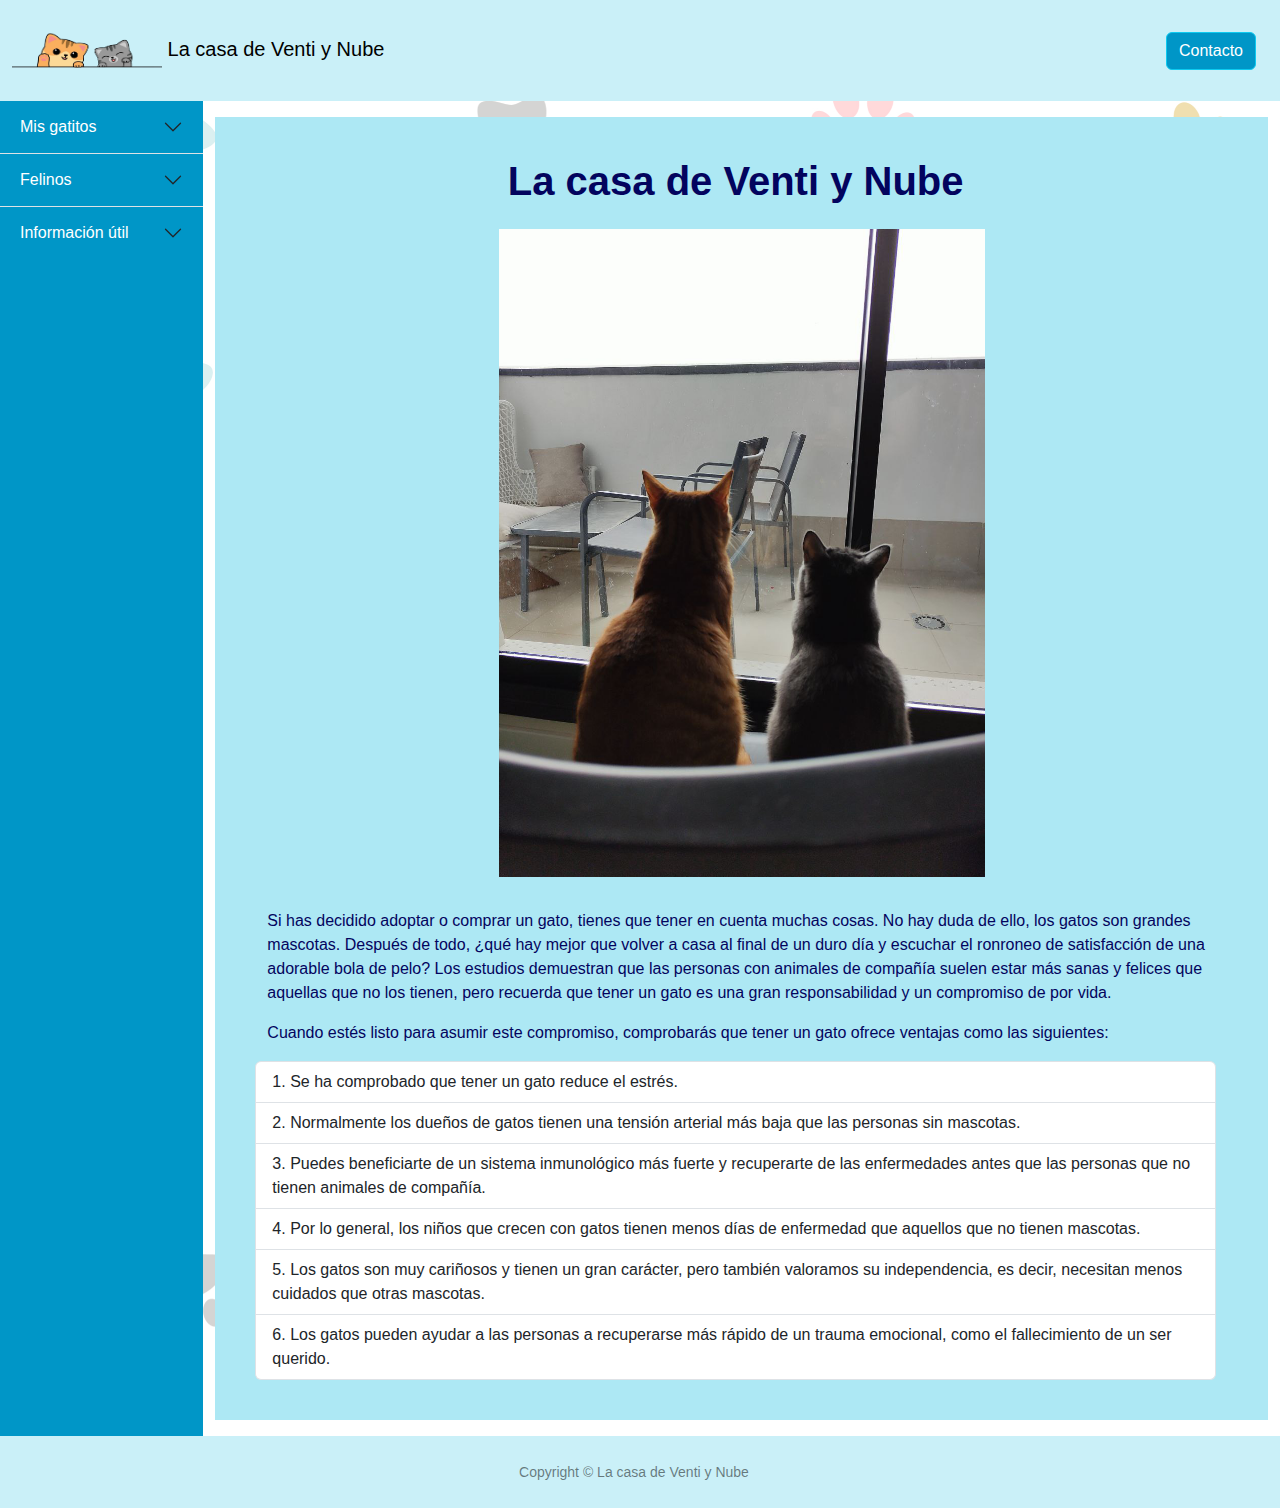
<file: index.html>
<!doctype html>
<html lang="en">

<head>
    <meta charset="utf-8">
    <meta name="viewport" content="width=device-width, initial-scale=1">
    <link rel="stylesheet" href="css/bootstrap.css">
    <link rel="stylesheet" href="css/style.css">
    <script src="js/bootstrap.bundle.js"></script>
    <title>La casa de Venti y Nube</title>
</head>

<body class="d-flex flex-column">
    <div class="row" id="header">
        <nav id="prueba" class="navbar">
            <div class="container-fluid align-text-center px-4">
                <a class="navbar-brand" href="./index.html">
                    <img src="img/logo.png" alt="Logo" width="150" height="75" class="align-text-center">
                    La casa de Venti y Nube
                </a>
                <a id="myButton" type="button" class="btn btn-outline-info d-flex" href="./contacto.html">Contacto</a>
            </div>
        </nav>
    </div>

    <div class="row">
        <div id="menu" class="col-xs-12 col-sm-2 col-md-2 col-lg-2 col-xl-2">
            <div class="col-12 accordion accordion-flush row-10">
                <div class="accordion-item">
                    <h2 class="accordion-header" id="flush-headingOne">
                        <button class="accordion-button collapsed" type="button" data-bs-toggle="collapse"
                            data-bs-target="#flush-collapseOne" aria-expanded="false" aria-controls="flush-collapseOne">
                            Mis gatitos
                        </button>
                    </h2>
                    <div id="flush-collapseOne" class="accordion-collapse collapse" aria-labelledby="flush-headingOne"
                        data-bs-parent="#accordionFlushExample">
                        <div class="accordion-body">
                            <div class="text-center">
                                <a href="./venti.html">Venti</a>
                            </div>
                            <div class="text-center">
                                <a href="./nube.html">Nube</a>
                            </div>
                        </div>
                    </div>
                </div>
                <div class="accordion-item">
                    <h2 class="accordion-header" id="flush-headingTwo">
                        <button class="accordion-button collapsed" type="button" data-bs-toggle="collapse"
                            data-bs-target="#flush-collapseTwo" aria-expanded="false" aria-controls="flush-collapseTwo">
                            Felinos
                        </button>
                    </h2>
                    <div id="flush-collapseTwo" class="accordion-collapse collapse" aria-labelledby="flush-headingTwo"
                        data-bs-parent="#accordionFlushExample">
                        <div class="accordion-body">
                            <div class="text-center">
                                <a href="./error.html">Grandes felinos</a>
                            </div>
                            <div class="text-center">
                                <a href="./error.html">Gatitos</a>
                            </div>
                        </div>
                    </div>
                </div>
                <div class="accordion-item">
                    <h2 class="accordion-header" id="flush-headingThree">
                        <button class="accordion-button collapsed" type="button" data-bs-toggle="collapse"
                            data-bs-target="#flush-collapseThree" aria-expanded="false"
                            aria-controls="flush-collapseThree">
                            Información útil
                        </button>
                    </h2>
                    <div id="flush-collapseThree" class="accordion-collapse collapse"
                        aria-labelledby="flush-headingThree" data-bs-parent="#accordionFlushExample">
                        <div class="accordion-body">
                            <div class="text-center">
                                <a href="./cuidados.html">Cuidados</a>
                            </div>
                            <div class="text-center">
                                <a href="./raza.html">¿Qué gato quiero?</a>
                            </div>
                        </div>
                    </div>
                </div>
            </div>
        </div>

        <div class="col-xs-12 col-md col-lg col-xl">
            <div class="container-lg my-3 w-80 p-4" id="main">
                <div class="row text-center">
                    <h1 class="text-center pt-3">La casa de Venti y Nube</h1>
                </div>
                <div class="p-3 text-center">
                    <img src="./img/g2.png" class="w-50" alt="Gato gris">
                </div>
                <div class="row m-3">
                    <p>
                        Si has decidido adoptar o comprar un gato, tienes que tener en cuenta muchas cosas. No hay duda
                        de ello, los gatos son grandes mascotas. Después de todo, ¿qué hay mejor que volver a casa al
                        final de un duro día y escuchar el ronroneo de satisfacción de una adorable bola de pelo? Los
                        estudios demuestran que las personas con animales de compañía suelen estar más sanas y felices
                        que aquellas que no los tienen, pero recuerda que tener un gato es una gran responsabilidad y un
                        compromiso de por vida.
                    </p>
                    <br>
                    <p>
                        Cuando estés listo para asumir este compromiso, comprobarás que tener un gato ofrece ventajas
                        como las siguientes:
                    </p>
                    <ol class="list-group list-group-numbered">
                        <li class="list-group-item">Se ha comprobado que tener un gato reduce el estrés.</li>
                        <li class="list-group-item">Normalmente los dueños de gatos tienen una tensión arterial más baja
                            que las personas sin mascotas.</li>
                        <li class="list-group-item">Puedes beneficiarte de un sistema inmunológico más fuerte y
                            recuperarte de las enfermedades antes que las personas que no tienen animales de compañía.
                        </li>
                        <li class="list-group-item">Por lo general, los niños que crecen con gatos tienen menos días de
                            enfermedad que aquellos que no tienen mascotas.</li>
                        <li class="list-group-item">Los gatos son muy cariñosos y tienen un gran carácter, pero también
                            valoramos su independencia, es decir, necesitan menos cuidados que otras mascotas.</li>
                        <li class="list-group-item">Los gatos pueden ayudar a las personas a recuperarse más rápido de
                            un trauma emocional, como el fallecimiento de un ser querido.</li>
                    </ol>
                </div>
            </div>
        </div>


    </div>

    <footer id="footer" class="row footer mt-auto flex-shrink-0 py-4 text-black-50">
        <div class="container text-center">
            <small>Copyright &copy; La casa de Venti y Nube</small>
        </div>
    </footer>
</body>

</html>
</file>
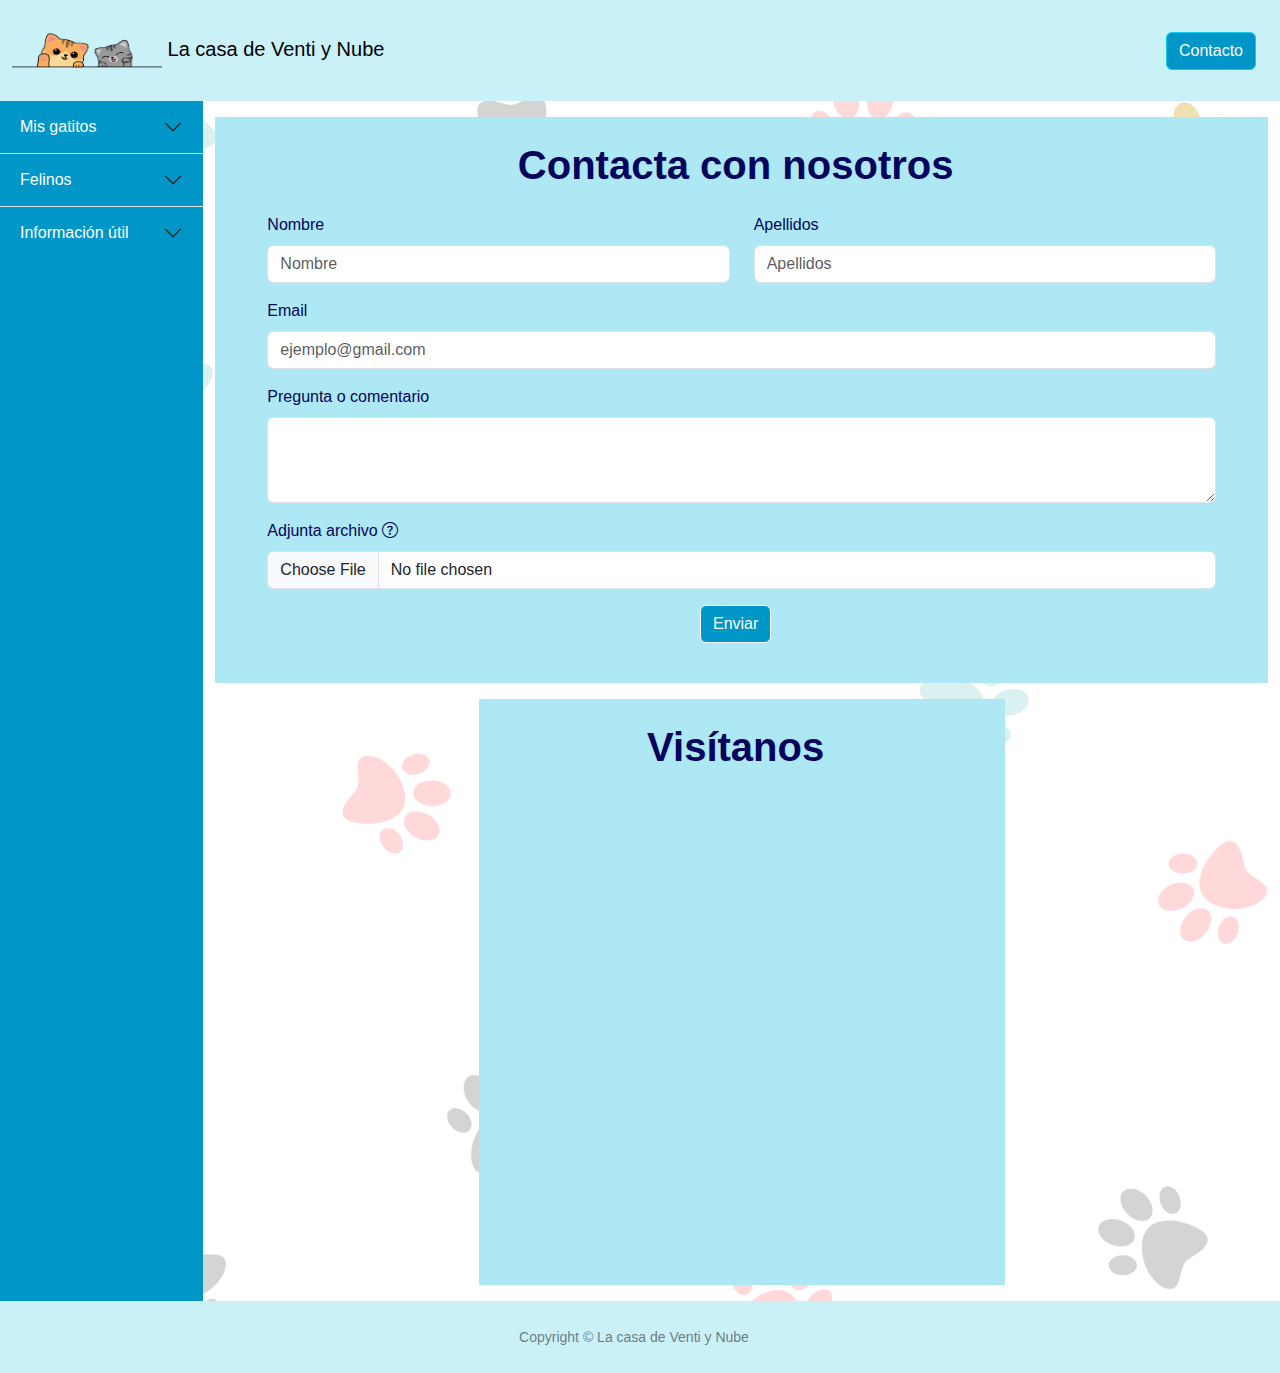
<file: contacto.html>
<!doctype html>
<html lang="en">

<head>
    <meta charset="utf-8">
    <meta name="viewport" content="width=device-width, initial-scale=1">
    <link rel="stylesheet" href="css/bootstrap.css">
    <link rel="stylesheet" href="css/style.css">
    <script src="js/bootstrap.bundle.js"></script>
    <script src="https://ajax.googleapis.com/ajax/libs/jquery/3.6.3/jquery.min.js"></script>
    
    <link rel="stylesheet" href="https://cdn.jsdelivr.net/npm/bootstrap-icons@1.10.3/font/bootstrap-icons.css">
    <title>La casa de Venti y Nube</title>
</head>

<body class="d-flex flex-column min-vh-100">
    <div class="row" id="header">
        <nav id="prueba" class="navbar">
            <div class="container-fluid align-text-center px-4">
                <a class="navbar-brand" href="./index.html">
                    <img src="img/logo.png" alt="Logo" width="150" height="75" class="align-text-center">
                    La casa de Venti y Nube
                </a>
                <a id="myButton" type="button" class="btn btn-outline-info d-flex" href="./contacto.html">Contacto</a>
            </div>
        </nav>
    </div>

    <div class="row">
        <div id="menu" class="col-xs-12 col-sm-2 col-md-2 col-lg-2 col-xl-2">
            <div class="col-12 accordion accordion-flush row-10">
                <div class="accordion-item">
                    <h2 class="accordion-header" id="flush-headingOne">
                        <button class="accordion-button collapsed" type="button" data-bs-toggle="collapse"
                            data-bs-target="#flush-collapseOne" aria-expanded="false" aria-controls="flush-collapseOne">
                            Mis gatitos
                        </button>
                    </h2>
                    <div id="flush-collapseOne" class="accordion-collapse collapse" aria-labelledby="flush-headingOne"
                        data-bs-parent="#accordionFlushExample">
                        <div class="accordion-body">
                            <div class="text-center">
                                <a href="./venti.html">Venti</a>
                            </div>
                            <div class="text-center">
                                <a href="./nube.html">Nube</a>
                            </div>
                        </div>
                    </div>
                </div>
                <div class="accordion-item">
                    <h2 class="accordion-header" id="flush-headingTwo">
                        <button class="accordion-button collapsed" type="button" data-bs-toggle="collapse"
                            data-bs-target="#flush-collapseTwo" aria-expanded="false" aria-controls="flush-collapseTwo">
                            Felinos
                        </button>
                    </h2>
                    <div id="flush-collapseTwo" class="accordion-collapse collapse" aria-labelledby="flush-headingTwo"
                        data-bs-parent="#accordionFlushExample">
                        <div class="accordion-body">
                            <div class="text-center">
                                <a href="./error.html">Grandes felinos</a>
                            </div>
                            <div class="text-center">
                                <a href="./error.html">Gatitos</a>
                            </div>
                        </div>
                    </div>
                </div>
                <div class="accordion-item">
                    <h2 class="accordion-header" id="flush-headingThree">
                        <button class="accordion-button collapsed" type="button" data-bs-toggle="collapse"
                            data-bs-target="#flush-collapseThree" aria-expanded="false"
                            aria-controls="flush-collapseThree">
                            Información útil
                        </button>
                    </h2>
                    <div id="flush-collapseThree" class="accordion-collapse collapse"
                        aria-labelledby="flush-headingThree" data-bs-parent="#accordionFlushExample">
                        <div class="accordion-body">
                            <div class="text-center">
                                <a href="./cuidados.html">Cuidados</a>
                            </div>
                            <div class="text-center">
                                <a href="./raza.html">¿Qué gato quiero?</a>
                            </div>
                        </div>
                    </div>
                </div>
            </div>
        </div>
        
        <div class="col-xs-12 col-md col-lg col-xl">
            <div class="container-lg my-3 w-80 p-4" id="main">
                <div class="row text-center">
                    <h1 class="text-center">Contacta con nosotros</h1>
                </div>
                <form class="form-inline">
                    <div class="row m-3">
                        <div class="col">
                            <label for="exampleFormControlInput1" class="form-label">Nombre</label>
                            <input type="text" class="form-control" id="exampleFormControlInput1" placeholder="Nombre"
                                required>
                        </div>
                        <div class="col">
                            <label for="exampleFormControlInput1" class="form-label">Apellidos</label>
                            <input type="text" class="form-control" id="exampleFormControlInput1"
                                placeholder="Apellidos" required>
                        </div>
                    </div>
                    <div class="row m-3">
                        <div class="col">
                            <label for="exampleFormControlInput1" class="form-label">Email</label>
                            <input type="email" class="form-control" id="exampleFormControlInput1"
                                placeholder="ejemplo@gmail.com" required>
                        </div>
                    </div>
                    <div class="row m-3">
                        <div class="col">
                            <label for="exampleFormControlTextarea1" class="form-label">Pregunta o comentario</label>
                            <textarea class="form-control" id="exampleFormControlTextarea1" rows="3"
                                required></textarea>
                        </div>
                    </div>
                    <div class="row m-3">
                        <div class="col">
                            <label for="formFile" class="form-label">Adjunta archivo</label>
                            <i class="bi bi-question-circle" data-toggle="tooltip" data-placement="right"
                                title="Manda foto de tu gatito o de algún informe que desees mostrarnos"></i>
                            <input class="form-control" type="file" id="formFile">
                        </div>
                    </div>
                    <div class="row mt-3">
                        <div class="col text-center">
                            <button type="submit" class="btn btn-light mb-3" data-bs-toggle="modal"
                                data-bs-target="#myModal" id="myButton">Enviar</button>
                        </div>
                    </div>
                </form>

                <div class="modal fade" id="myModal" tabindex="-1" aria-labelledby="exampleModalLabel"
                    aria-hidden="true">
                    <div class="modal-dialog">
                        <div class="modal-content">
                            <div class="modal-header">
                                <h5 class="modal-title" id="exampleModalLabel">Formulario enviado</h5>
                                <button type="button" class="btn-close" data-bs-dismiss="modal"
                                    aria-label="Close"></button>
                            </div>
                            <div class="modal-body">
                                Su consulta ha sido enviada correctamente
                            </div>
                            <div class="modal-footer">
                                <button type="button" class="btn btn-secondary" data-bs-dismiss="modal">Close</button>
                            </div>
                        </div>
                    </div>
                </div>

            </div>

            <div class="container-lg my-3 w-50 p-4" id="main">
                <div class="row text-center">
                    <h1 class="text-center">Visítanos</h1>
                </div>
                <div class="row m-3">
                    <iframe
                        src="https://www.google.com/maps/embed?pb=!1m18!1m12!1m3!1d3173.3837010035973!2d-5.936988884356993!3d37.30973784655004!2m3!1f0!2f0!3f0!3m2!1i1024!2i768!4f13.1!3m3!1m2!1s0xd127153b5a66ea3%3A0x77048760d6a5739!2sAv.%20Felipe%20Gonz%C3%A1lez%20M%C3%A1rquez%2C%2010%2C%2041704%20Dos%20Hermanas%2C%20Sevilla%2C%20Espa%C3%B1a!5e0!3m2!1ses!2sus!4v1678550844156!5m2!1ses!2sus"
                        width="600" height="450" style="border:0;" allowfullscreen="" loading="lazy"
                        referrerpolicy="no-referrer-when-downgrade"></iframe>
                </div>
            </div>

        </div>
    </div>

    <footer id="footer" class="row footer mt-auto flex-shrink-0 py-4 text-black-50">
        <div class="container text-center">
            <small>Copyright &copy; La casa de Venti y Nube</small>
        </div>
    </footer>
</body>

</html>
</file>
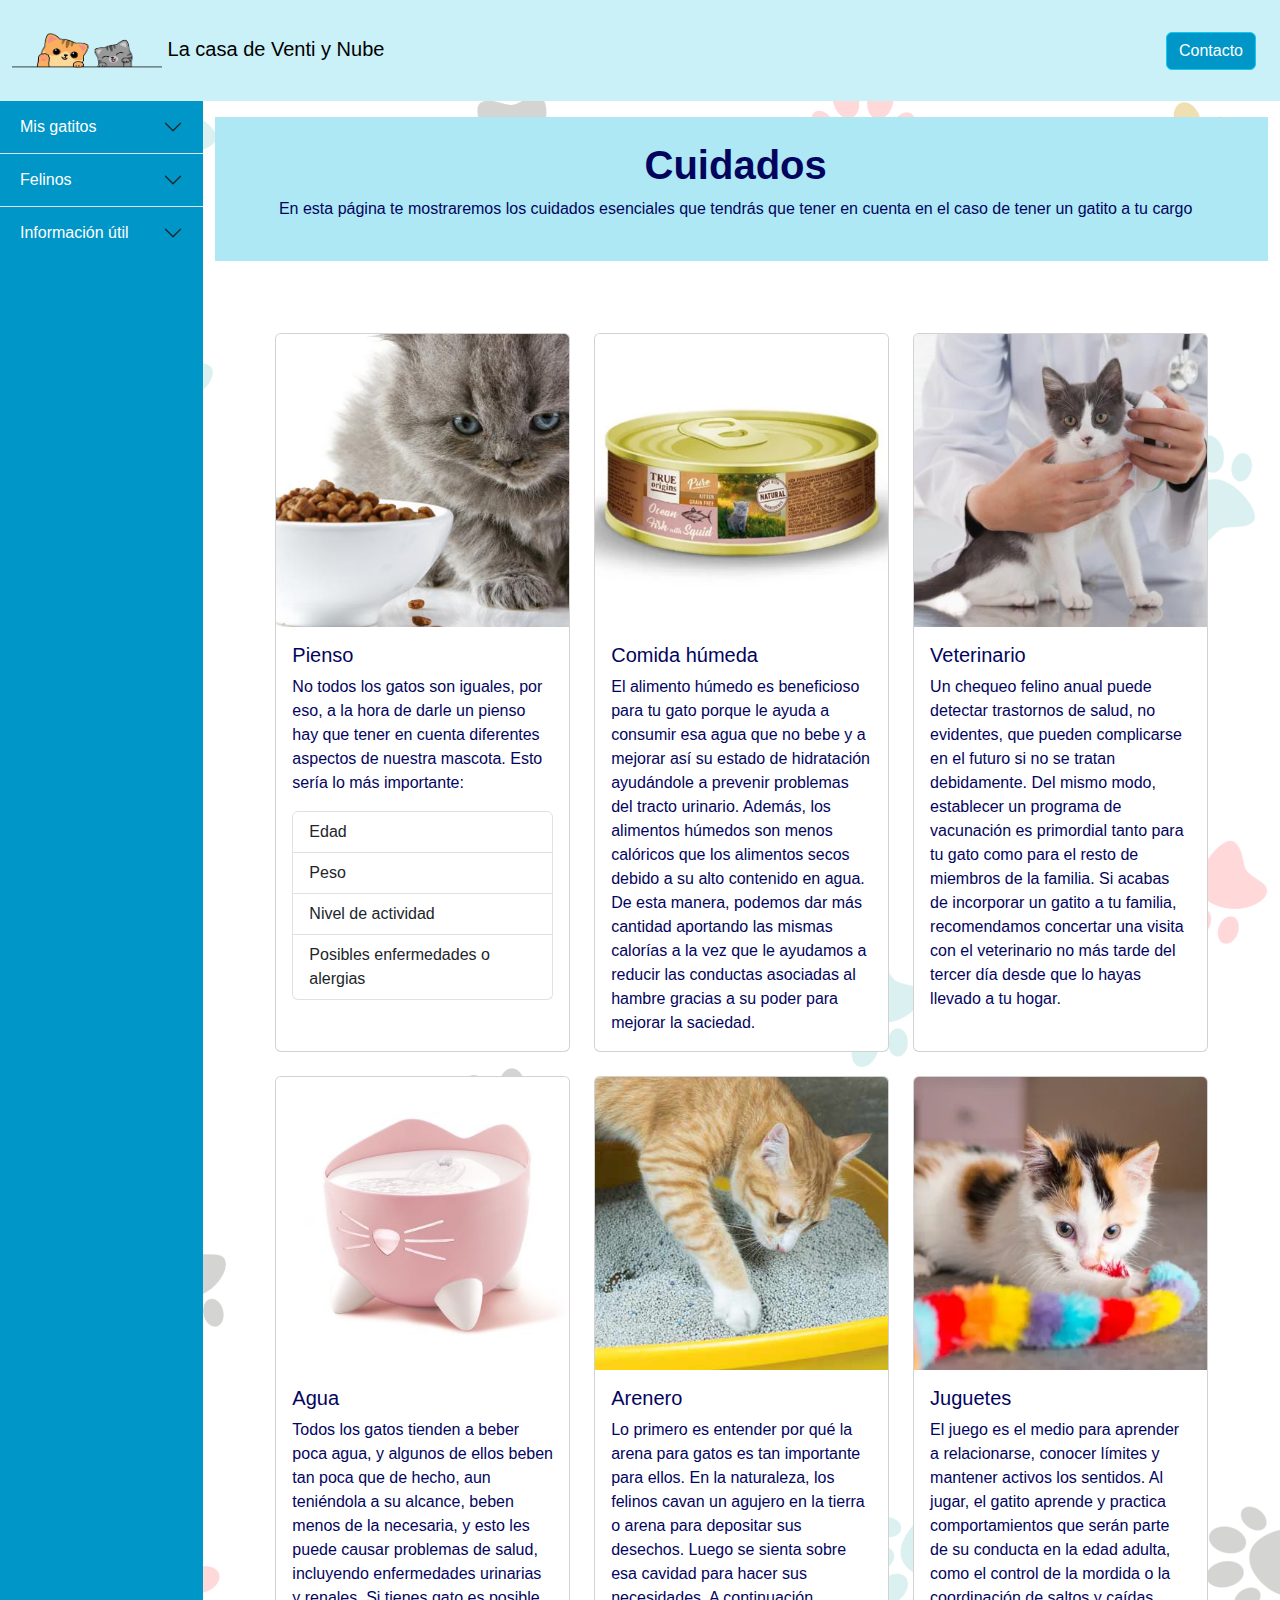
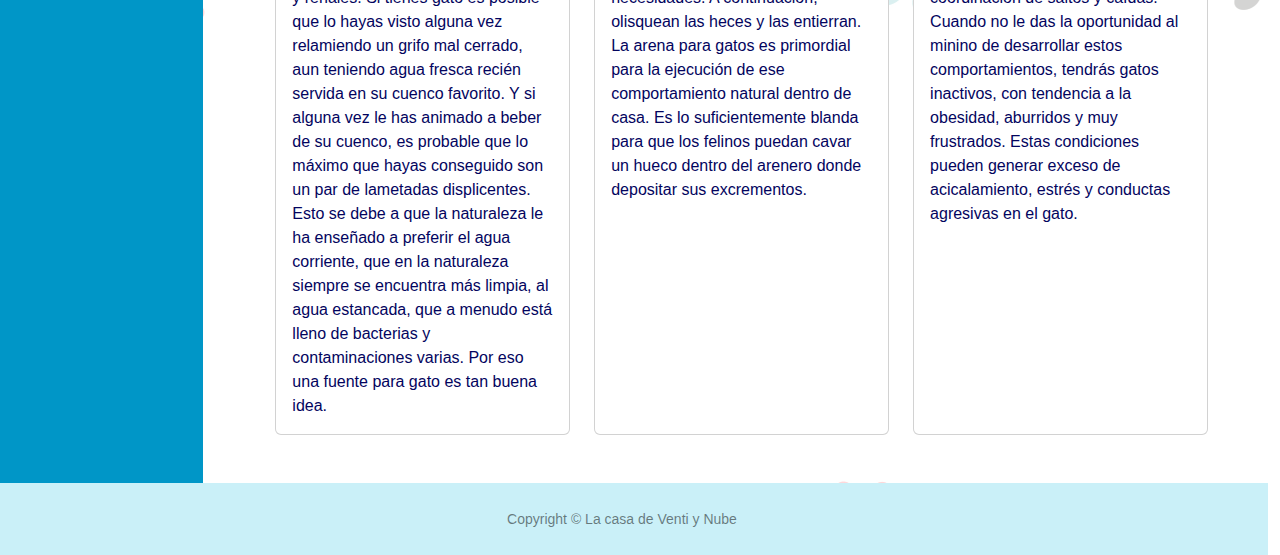
<file: cuidados.html>
<!doctype html>
<html lang="en">

<head>
    <meta charset="utf-8">
    <meta name="viewport" content="width=device-width, initial-scale=1">
    <link rel="stylesheet" href="css/bootstrap.css">
    <link rel="stylesheet" href="css/style.css">
    <script src="js/bootstrap.bundle.js"></script>
    <script src="https://code.jquery.com/jquery-3.5.1.slim.min.js"></script>
    <link rel="stylesheet" href="https://cdn.jsdelivr.net/npm/bootstrap-icons@1.10.3/font/bootstrap-icons.css">
    <title>La casa de Venti y Nube</title>
</head>

<body class="d-flex flex-column min-vh-100">
    <div class="row" id="header">
        <nav id="prueba" class="navbar">
            <div class="container-fluid align-text-center px-4">
                <a class="navbar-brand" href="./index.html">
                    <img src="img/logo.png" alt="Logo" width="150" height="75" class="align-text-center">
                    La casa de Venti y Nube
                </a>
                <a id="myButton" type="button" class="btn btn-outline-info d-flex" href="./contacto.html">Contacto</a>
            </div>
        </nav>
    </div>

    <div class="row">
        <div id="menu" class="col-xs-12 col-sm-2 col-md-2 col-lg-2 col-xl-2">
            <div class="col-12 accordion accordion-flush row-10">
                <div class="accordion-item">
                    <h2 class="accordion-header" id="flush-headingOne">
                        <button class="accordion-button collapsed" type="button" data-bs-toggle="collapse"
                            data-bs-target="#flush-collapseOne" aria-expanded="false" aria-controls="flush-collapseOne">
                            Mis gatitos
                        </button>
                    </h2>
                    <div id="flush-collapseOne" class="accordion-collapse collapse" aria-labelledby="flush-headingOne"
                        data-bs-parent="#accordionFlushExample">
                        <div class="accordion-body">
                            <div class="text-center">
                                <a href="./venti.html">Venti</a>
                            </div>
                            <div class="text-center">
                                <a href="./nube.html">Nube</a>
                            </div>
                        </div>
                    </div>
                </div>
                <div class="accordion-item">
                    <h2 class="accordion-header" id="flush-headingTwo">
                        <button class="accordion-button collapsed" type="button" data-bs-toggle="collapse"
                            data-bs-target="#flush-collapseTwo" aria-expanded="false" aria-controls="flush-collapseTwo">
                            Felinos
                        </button>
                    </h2>
                    <div id="flush-collapseTwo" class="accordion-collapse collapse" aria-labelledby="flush-headingTwo"
                        data-bs-parent="#accordionFlushExample">
                        <div class="accordion-body">
                            <div class="text-center">
                                <a href="./error.html">Grandes felinos</a>
                            </div>
                            <div class="text-center">
                                <a href="./error.html">Gatitos</a>
                            </div>
                        </div>
                    </div>
                </div>
                <div class="accordion-item">
                    <h2 class="accordion-header" id="flush-headingThree">
                        <button class="accordion-button collapsed" type="button" data-bs-toggle="collapse"
                            data-bs-target="#flush-collapseThree" aria-expanded="false"
                            aria-controls="flush-collapseThree">
                            Información útil
                        </button>
                    </h2>
                    <div id="flush-collapseThree" class="accordion-collapse collapse"
                        aria-labelledby="flush-headingThree" data-bs-parent="#accordionFlushExample">
                        <div class="accordion-body">
                            <div class="text-center">
                                <a href="./cuidados.html">Cuidados</a>
                            </div>
                            <div class="text-center">
                                <a href="./raza.html">¿Qué gato quiero?</a>
                            </div>
                        </div>
                    </div>
                </div>
            </div>
        </div>
        
        <div class="col-xs-12 col-md col-lg col-xl">
            <div class="container-lg my-3 p-4" id="main">
                <div class="row text-center">
                    <h1 class="text-center">Cuidados</h1>
                    <p>En esta página te mostraremos los cuidados esenciales que tendrás que tener en cuenta en el caso
                        de tener un gatito a tu cargo</p>
                </div>
            </div>


            <div class="row row-cols-1 row-cols-md-3 g-4 m-5">
                <div class="col">
                    <div class="card h-100">
                        <img src="./img/pienso.png" class="card-img-top" alt="Pienso">
                        <div class="card-body">
                            <h5 class="card-title">Pienso</h5>
                            <p class="card-text">
                                No todos los gatos son iguales, por eso, a la hora de darle un pienso hay que tener en
                                cuenta diferentes aspectos de nuestra mascota. Esto sería lo más importante:
                            <ul class="list-group">
                                <li class="list-group-item">Edad</li>
                                <li class="list-group-item">Peso</li>
                                <li class="list-group-item">Nivel de actividad</li>
                                <li class="list-group-item">Posibles enfermedades o alergias</li>
                            </ul>
                            </p>
                        </div>
                    </div>
                </div>
                <div class="col">
                    <div class="card h-100">
                        <img src="./img/lata.png" class="card-img-top" alt="Comida húmeda">
                        <div class="card-body">
                            <h5 class="card-title">Comida húmeda</h5>
                            <p class="card-text">
                                El alimento húmedo es beneficioso para tu gato porque le ayuda a consumir esa agua que
                                no bebe y a mejorar así su estado de hidratación ayudándole a prevenir problemas del
                                tracto urinario. Además, los alimentos húmedos son menos calóricos que los alimentos
                                secos debido a su alto contenido en agua. De esta manera, podemos dar más cantidad
                                aportando las mismas calorías a la vez que le ayudamos a reducir las conductas asociadas
                                al hambre gracias a su poder para mejorar la saciedad.
                            </p>
                        </div>
                    </div>
                </div>
                <div class="col">
                    <div class="card h-100">
                        <img src="./img/veterinario.png" class="card-img-top" alt="Veterinario">
                        <div class="card-body">
                            <h5 class="card-title">Veterinario</h5>
                            <p class="card-text">
                                Un chequeo felino anual puede detectar trastornos de salud, no evidentes, que pueden
                                complicarse en el futuro si no se tratan debidamente. Del mismo modo, establecer un
                                programa de vacunación es primordial tanto para tu gato como para el resto de miembros
                                de la familia. Si acabas de incorporar un gatito a tu familia, recomendamos concertar
                                una visita con el veterinario no más tarde del tercer día desde que lo hayas llevado a
                                tu hogar.
                            </p>
                        </div>
                    </div>
                </div>
                <div class="col">
                    <div class="card h-100">
                        <img src="./img/fuente.png" class="card-img-top" alt="Fuente de agua">
                        <div class="card-body">
                            <h5 class="card-title">Agua</h5>
                            <p class="card-text">
                                Todos los gatos tienden a beber poca agua, y algunos de ellos beben tan poca que de
                                hecho, aun teniéndola a su alcance, beben menos de la necesaria, y esto les puede causar
                                problemas de salud, incluyendo enfermedades urinarias y renales. Si tienes gato es
                                posible que lo hayas visto alguna vez relamiendo un grifo mal cerrado, aun teniendo agua
                                fresca recién servida en su cuenco favorito. Y si alguna vez le has animado a beber
                                de su cuenco, es probable que lo máximo que hayas conseguido son un par de lametadas
                                displicentes. Esto se debe a que la naturaleza le ha enseñado a preferir el agua
                                corriente, que en la naturaleza siempre se encuentra más limpia, al agua estancada, que
                                a menudo está lleno de bacterias y contaminaciones varias. Por eso una fuente para gato
                                es tan buena idea.
                            </p>
                        </div>
                    </div>
                </div>
                <div class="col">
                    <div class="card h-100">
                        <img src="./img/arena.png" class="card-img-top" alt="Arena">
                        <div class="card-body">
                            <h5 class="card-title">Arenero</h5>
                            <p class="card-text">
                                Lo primero es entender por qué la arena para gatos es tan importante para ellos. En la
                                naturaleza, los felinos cavan un agujero en la tierra o arena para depositar sus
                                desechos. Luego se sienta sobre esa cavidad para hacer sus necesidades. A continuación,
                                olisquean las heces y las entierran. La arena para gatos es primordial para la ejecución
                                de ese comportamiento natural dentro de casa. Es lo suficientemente blanda para que los
                                felinos puedan cavar un hueco dentro del arenero donde depositar sus excrementos.
                            </p>
                        </div>
                    </div>
                </div>
                <div class="col">
                    <div class="card h-100">
                        <img src="./img/juguetes.png" class="card-img-top" alt="Juguetes">
                        <div class="card-body">
                            <h5 class="card-title">Juguetes</h5>
                            <p class="card-text">
                                El juego es el medio para aprender a relacionarse, conocer límites y mantener activos
                                los sentidos. Al jugar, el gatito aprende y practica comportamientos que serán parte de
                                su conducta en la edad adulta, como el control de la mordida o la coordinación de saltos
                                y caídas. Cuando no le das la oportunidad al minino de desarrollar estos
                                comportamientos, tendrás gatos inactivos, con tendencia a la obesidad, aburridos y muy
                                frustrados. Estas condiciones pueden generar exceso de acicalamiento, estrés y conductas
                                agresivas en el gato.
                            </p>
                        </div>
                    </div>
                </div>
            </div>

        </div>

        <footer id="footer" class="row footer mt-auto flex-shrink-0 py-4 text-black-50">
            <div class="container text-center">
                <small>Copyright &copy; La casa de Venti y Nube</small>
            </div>
        </footer>
</body>

</html>
</file>
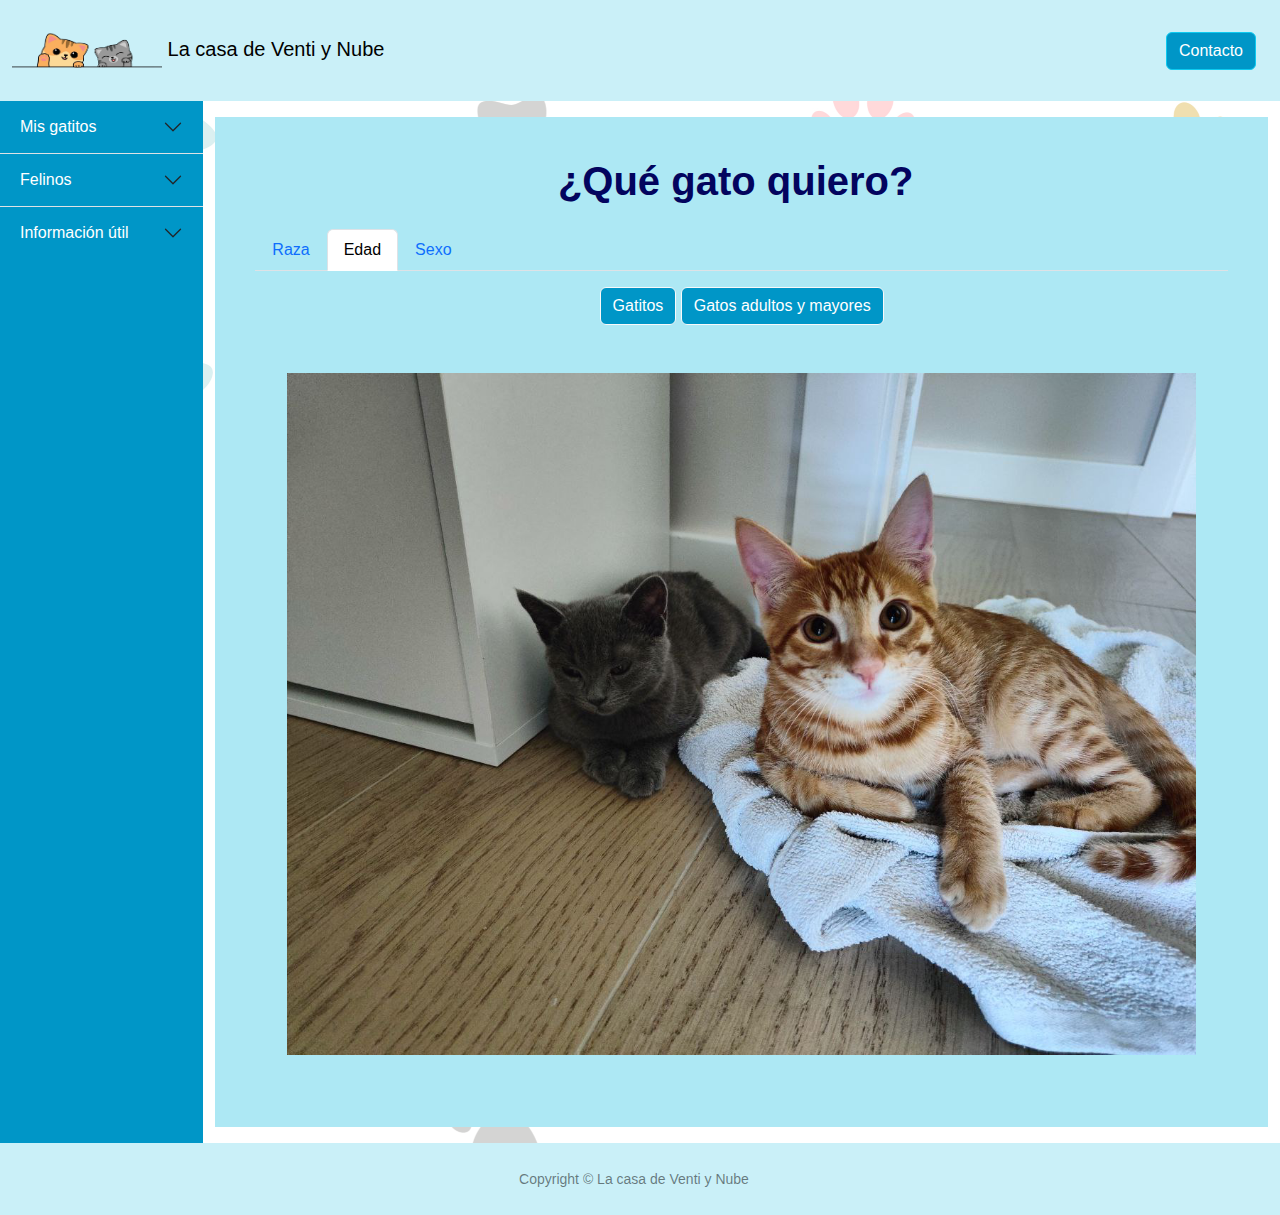
<file: edad.html>
<!doctype html>
<html lang="en">

<head>
    <meta charset="utf-8">
    <meta name="viewport" content="width=device-width, initial-scale=1">
    <link rel="stylesheet" href="css/bootstrap.css">
    <link rel="stylesheet" href="css/style.css">
    <script src="js/bootstrap.bundle.js"></script>
    <title>La casa de Venti y Nube</title>
</head>

<body class="d-flex flex-column min-vh-100">
    <div class="row" id="header">
        <nav id="prueba" class="navbar">
            <div class="container-fluid align-text-center px-4">
                <a class="navbar-brand" href="./index.html">
                    <img src="img/logo.png" alt="Logo" width="150" height="75" class="align-text-center">
                    La casa de Venti y Nube
                </a>
                <a id="myButton" type="button" class="btn btn-outline-info d-flex" href="./contacto.html">Contacto</a>
            </div>
        </nav>
    </div>

    <div class="row">
       
        <div id="menu" class="col-xs-12 col-sm-2 col-md-2 col-lg-2 col-xl-2">
            <div class="col-12 accordion accordion-flush row-10">
                <div class="accordion-item">
                    <h2 class="accordion-header" id="flush-headingOne">
                        <button class="accordion-button collapsed" type="button" data-bs-toggle="collapse"
                            data-bs-target="#flush-collapseOne" aria-expanded="false" aria-controls="flush-collapseOne">
                            Mis gatitos
                        </button>
                    </h2>
                    <div id="flush-collapseOne" class="accordion-collapse collapse" aria-labelledby="flush-headingOne"
                        data-bs-parent="#accordionFlushExample">
                        <div class="accordion-body">
                            <div class="text-center">
                                <a href="./venti.html">Venti</a>
                            </div>
                            <div class="text-center">
                                <a href="./nube.html">Nube</a>
                            </div>
                        </div>
                    </div>
                </div>
                <div class="accordion-item">
                    <h2 class="accordion-header" id="flush-headingTwo">
                        <button class="accordion-button collapsed" type="button" data-bs-toggle="collapse"
                            data-bs-target="#flush-collapseTwo" aria-expanded="false" aria-controls="flush-collapseTwo">
                            Felinos
                        </button>
                    </h2>
                    <div id="flush-collapseTwo" class="accordion-collapse collapse" aria-labelledby="flush-headingTwo"
                        data-bs-parent="#accordionFlushExample">
                        <div class="accordion-body">
                            <div class="text-center">
                                <a href="./error.html">Grandes felinos</a>
                            </div>
                            <div class="text-center">
                                <a href="./error.html">Gatitos</a>
                            </div>
                        </div>
                    </div>
                </div>
                <div class="accordion-item">
                    <h2 class="accordion-header" id="flush-headingThree">
                        <button class="accordion-button collapsed" type="button" data-bs-toggle="collapse"
                            data-bs-target="#flush-collapseThree" aria-expanded="false"
                            aria-controls="flush-collapseThree">
                            Información útil
                        </button>
                    </h2>
                    <div id="flush-collapseThree" class="accordion-collapse collapse"
                        aria-labelledby="flush-headingThree" data-bs-parent="#accordionFlushExample">
                        <div class="accordion-body">
                            <div class="text-center">
                                <a href="./cuidados.html">Cuidados</a>
                            </div>
                            <div class="text-center">
                                <a href="./raza.html">¿Qué gato quiero?</a>
                            </div>
                        </div>
                    </div>
                </div>
            </div>
        </div>


        <div class="col-xs-12 col-md col-lg col-xl">
            <div class="container-lg my-3 w-80 p-4" id="main">
                <div class="row text-center">
                    <h1 class="text-center pt-3">¿Qué gato quiero?</h1>
                </div>
                <div class="row m-3">
                    <ul class="nav nav-tabs">
                        <li class="nav-item">
                            <a class="nav-link" tabindex="-1" aria-disabled="true" href="./raza.html">Raza</a>
                        </li>
                        <li class="nav-item">
                            <a class="nav-link active" aria-current="page" href="./edad.html">Edad</a>
                        </li>
                        <li class="nav-item">
                            <a class="nav-link" href="./sexo.html" tabindex="-1" aria-disabled="true">Sexo</a>
                        </li>
                    </ul>
                </div>


                <p class="text-center">
                    <button class="btn btn-light" id="myButton" type="button" data-bs-toggle="collapse"
                        data-bs-target="#collapse1" aria-expanded="false" aria-controls="collapse1">
                        Gatitos
                    </button>
                    <button class="btn btn-light" id="myButton" type="button" data-bs-toggle="collapse"
                        data-bs-target="#collapse2" aria-expanded="false" aria-controls="collapse2">
                        Gatos adultos y mayores
                    </button>
                </p>


                <div class="collapse" id="collapse1">
                    <div class="card card-body">
                        <p>
                            A la hora de tener un gato resultará difícil resistirse al encanto de un gatito. Son
                            esponjosos, juguetones y ofrecen la oportunidad de educarlos a tu gusto desde el principio.
                            Al mismo tiempo, exigen mucha atención y tendrás que estar alerta, ¡sobre todo cuando
                            sientan sed de aventuras! ¿Estás preparado para invertir el tiempo y la energía necesarios
                            para atender las necesidades de un gatito? Si estás pensando en tener un gatito, tendrás que
                            tener todo esto en cuenta.
                        </p>
                        <br>
                        <p>
                            Cuando elijas un gatito de una camada, busca un gatito que responda de un modo positivo
                            (¡pero no agresivo!) a tus caricias o tu voz, así como a sus hermanos y hermanas. Un gatito
                            que rehúye al grupo y que no muestra interés por acercarse a ti es probable que crezca
                            siendo tímido y que no le guste que le toquen. Tener un gato que te muerda y arañe las manos
                            repetidamente es arriesgarse a que prefiera juegos demasiados bruscos cuando crezca.
                        </p>
                        <br>
                        <p>
                            Al elegir un gatito, asegúrate de que tenga un aspecto saludable. Sus ojos deben ser
                            brillantes y limpios; sus orejas, limpias de cera; sus uñas, lisas; y su pelaje, brillante y
                            espeso (según la raza). Además, no debe haber signos de pulgas. Si lo compras a un criador,
                            es posible que el gatito ya haya sido examinado por un veterinario para comprobar su buen
                            estado de salud. Si no fuese así, pregunta si puedes hacerle una revisión antes de tomar la
                            decisión final de llevarlo a casa.
                        </p>
                        <br>
                        <p>
                            Si ya tienes al menos un gato, elegir un gatito puede causar menos conflictos sociales que
                            la elección de otro gato adulto. Si aún no tienes gato, pero esperas tener varios en el
                            futuro, tener uno o dos gatitos significaría que crecerían juntos y, por lo tanto, ¡se
                            llevarían bien! Encontrarás más información en nuestra guía sobre cómo presentar a tu gato a
                            otras mascotas.
                        </p>
                    </div>
                </div>

                <div class="collapse" id="collapse2">
                    <div class="card card-body">
                        <p>
                            Los gatos adultos pueden ser también juguetones y muy cariñosos, pero hay que tener en
                            cuenta que pueden padecer problemas emocionales, sobre todo si han tenido un difícil
                            comienzo. Cuando lleguen a ti, su personalidad estará ya formada por completo. Intenta
                            conseguir información previa a través del dueño del gato o del refugio para saber qué
                            esperar y cómo ayudarle a adaptarse (hábitos con respecto a la caja de arena, preferencias
                            alimenticias y personalidad).
                        </p>
                        <br>
                        <p>
                            Los problemas como la micción inadecuada o la agresión, especialmente a otros gatos, son
                            menos probables en gatos adultos ya formados. Los gatos mayores también son buenos
                            compañeros de mimos, ya que tienen menos energía que un gatito y estarán encantados de
                            dormirse en tu regazo.
                        </p>
                        <br>
                        <p>
                            Si estás pensando en darle un nuevo hogar a un gato de un refugio, encontrarás más
                            información en nuestra guía sobre adoptar un gato. 
                        </p>
                    </div>
                </div>

                
                <div class="m-5">
                    <img src="./img/g7.png" class="w-100" alt="Gatitos">
                </div>

            </div>
        </div>


    </div>

    <footer id="footer" class="row footer mt-auto flex-shrink-0 py-4 text-black-50">
        <div class="container text-center">
            <small>Copyright &copy; La casa de Venti y Nube</small>
        </div>
    </footer>
</body>

</html>
</file>
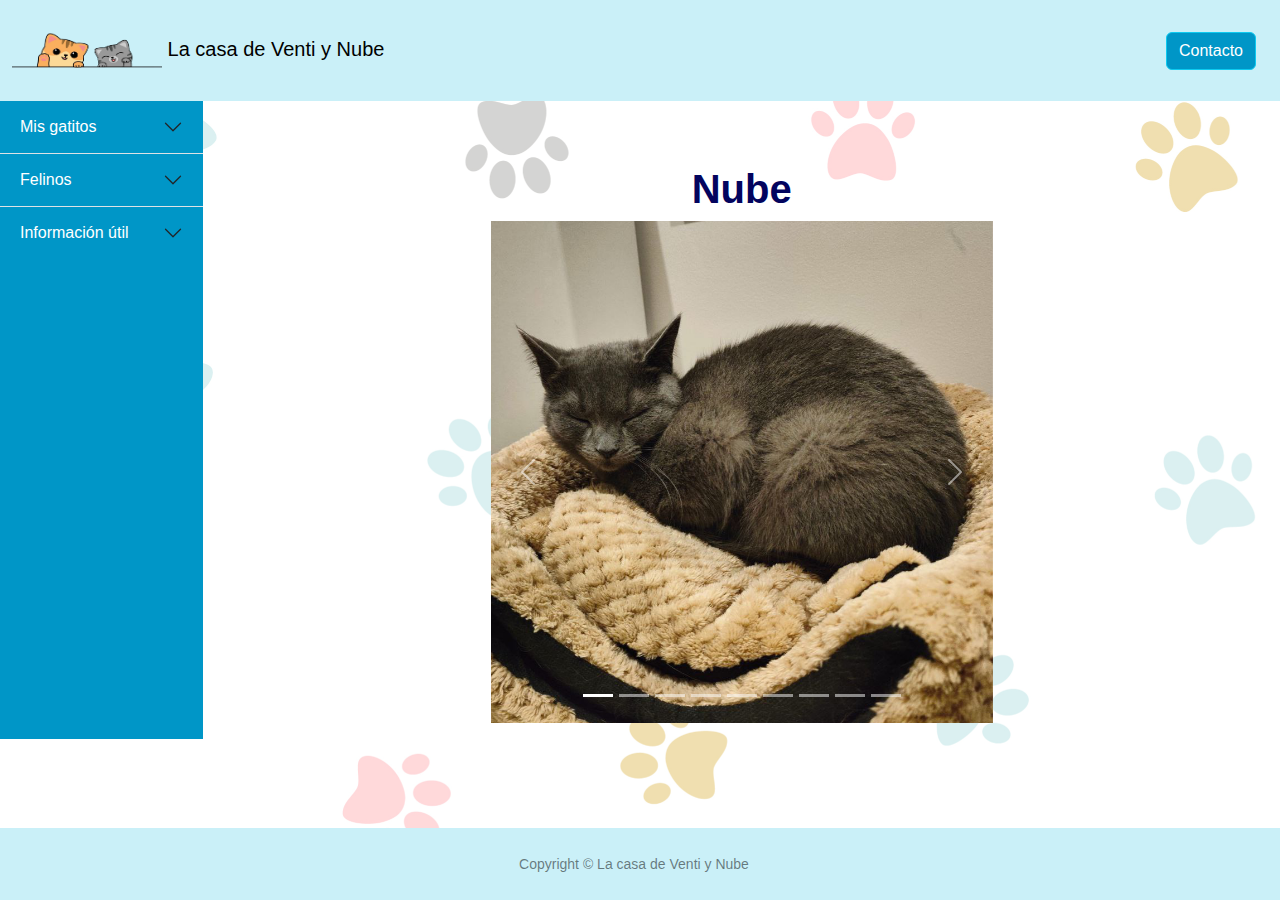
<file: nube.html>
<!doctype html>
<html lang="en">

<head>
    <meta charset="utf-8">
    <meta name="viewport" content="width=device-width, initial-scale=1">
    <link rel="stylesheet" href="css/bootstrap.css">
    <link rel="stylesheet" href="css/style.css">
    <script src="js/bootstrap.bundle.js"></script>
    <script src="https://code.jquery.com/jquery-3.5.1.slim.min.js"></script>
    <title>La casa de Venti y Nube</title>
</head>
<body class="d-flex flex-column min-vh-100">
    <div class="row" id="header">
        <nav id="prueba" class="navbar">
            <div class="container-fluid align-text-center px-4">
                <a class="navbar-brand" href="./index.html">
                    <img src="img/logo.png" alt="Logo" width="150" height="75" class="align-text-center">
                    La casa de Venti y Nube
                </a>
                <a id="myButton" type="button" class="btn btn-outline-info d-flex" href="./contacto.html">Contacto</a>
            </div>
        </nav>
    </div>

    <div class="row">
        <div id="menu" class="col-xs-12 col-sm-2 col-md-2 col-lg-2 col-xl-2">
            <div class="col-12 accordion accordion-flush row-10">
                <div class="accordion-item">
                    <h2 class="accordion-header" id="flush-headingOne">
                        <button class="accordion-button collapsed" type="button" data-bs-toggle="collapse"
                            data-bs-target="#flush-collapseOne" aria-expanded="false" aria-controls="flush-collapseOne">
                            Mis gatitos
                        </button>
                    </h2>
                    <div id="flush-collapseOne" class="accordion-collapse collapse" aria-labelledby="flush-headingOne"
                        data-bs-parent="#accordionFlushExample">
                        <div class="accordion-body">
                            <div class="text-center">
                                <a href="./venti.html">Venti</a>
                            </div>
                            <div class="text-center">
                                <a href="./nube.html">Nube</a>
                            </div>
                        </div>
                    </div>
                </div>
                <div class="accordion-item">
                    <h2 class="accordion-header" id="flush-headingTwo">
                        <button class="accordion-button collapsed" type="button" data-bs-toggle="collapse"
                            data-bs-target="#flush-collapseTwo" aria-expanded="false" aria-controls="flush-collapseTwo">
                            Felinos
                        </button>
                    </h2>
                    <div id="flush-collapseTwo" class="accordion-collapse collapse" aria-labelledby="flush-headingTwo"
                        data-bs-parent="#accordionFlushExample">
                        <div class="accordion-body">
                            <div class="text-center">
                                <a href="./error.html">Grandes felinos</a>
                            </div>
                            <div class="text-center">
                                <a href="./error.html">Gatitos</a>
                            </div>
                        </div>
                    </div>
                </div>
                <div class="accordion-item">
                    <h2 class="accordion-header" id="flush-headingThree">
                        <button class="accordion-button collapsed" type="button" data-bs-toggle="collapse"
                            data-bs-target="#flush-collapseThree" aria-expanded="false"
                            aria-controls="flush-collapseThree">
                            Información útil
                        </button>
                    </h2>
                    <div id="flush-collapseThree" class="accordion-collapse collapse"
                        aria-labelledby="flush-headingThree" data-bs-parent="#accordionFlushExample">
                        <div class="accordion-body">
                            <div class="text-center">
                                <a href="./cuidados.html">Cuidados</a>
                            </div>
                            <div class="text-center">
                                <a href="./raza.html">¿Qué gato quiero?</a>
                            </div>
                        </div>
                    </div>
                </div>
            </div>
        </div>

        <div class="col-xs-12 col-md col-lg col-xl">
            <div class="container-lg my-3 w-50">
                <h1 class="text-center pt-5">Nube</h1>
                <div id="myCarousel" class="carousel slide" data-bs-ride="carousel">
                    <ol class="carousel-indicators">
                        <li data-bs-target="#myCarousel" data-bs-slide-to="0" class="active"></li>
                        <li data-bs-target="#myCarousel" data-bs-slide-to="1"></li>
                        <li data-bs-target="#myCarousel" data-bs-slide-to="2"></li>
                        <li data-bs-target="#myCarousel" data-bs-slide-to="3"></li>
                        <li data-bs-target="#myCarousel" data-bs-slide-to="4"></li>
                        <li data-bs-target="#myCarousel" data-bs-slide-to="5"></li>
                        <li data-bs-target="#myCarousel" data-bs-slide-to="6"></li>
                        <li data-bs-target="#myCarousel" data-bs-slide-to="7"></li>
                        <li data-bs-target="#myCarousel" data-bs-slide-to="8"></li>
                    </ol>
                    <div class="carousel-inner">
                        <div class="carousel-item active">
                            <img src="./img/n1.png" class="d-block w-100" alt="Nube 1">
                        </div>
                        <div class="carousel-item">
                            <img src="./img/n2.png" class="d-block w-100" alt="Nube 2">
                        </div>
                        <div class="carousel-item">
                            <img src="./img/n3.png" class="d-block w-100" alt="Nube 3">
                        </div>
                        <div class="carousel-item">
                            <img src="./img/n4.png" class="d-block w-100" alt="Nube 4">
                        </div>
                        <div class="carousel-item">
                            <img src="./img/n5.png" class="d-block w-100" alt="Nube 5">
                        </div>
                        <div class="carousel-item">
                            <img src="./img/n6.png" class="d-block w-100" alt="Nube 6">
                        </div>
                        <div class="carousel-item">
                            <img src="./img/n7.png" class="d-block w-100" alt="Nube 7">
                        </div>
                        <div class="carousel-item">
                            <img src="./img/n8.png" class="d-block w-100" alt="Nube 8">
                        </div>
                        <div class="carousel-item">
                            <img src="./img/n9.png" class="d-block w-100" alt="Nube 9">
                        </div>
                    </div>
                    <a class="carousel-control-prev" href="#myCarousel" data-bs-slide="prev">
                        <span class="carousel-control-prev-icon"></span>
                    </a>
                    <a class="carousel-control-next" href="#myCarousel" data-bs-slide="next">
                        <span class="carousel-control-next-icon"></span>
                    </a>
                </div>
            </div>
            
        </div>
    </div>

    <footer id="footer" class="row footer mt-auto flex-shrink-0 py-4 text-black-50">
        <div class="container text-center">
            <small>Copyright &copy; La casa de Venti y Nube</small>
        </div>
    </footer>
</body>
</html>
</file>
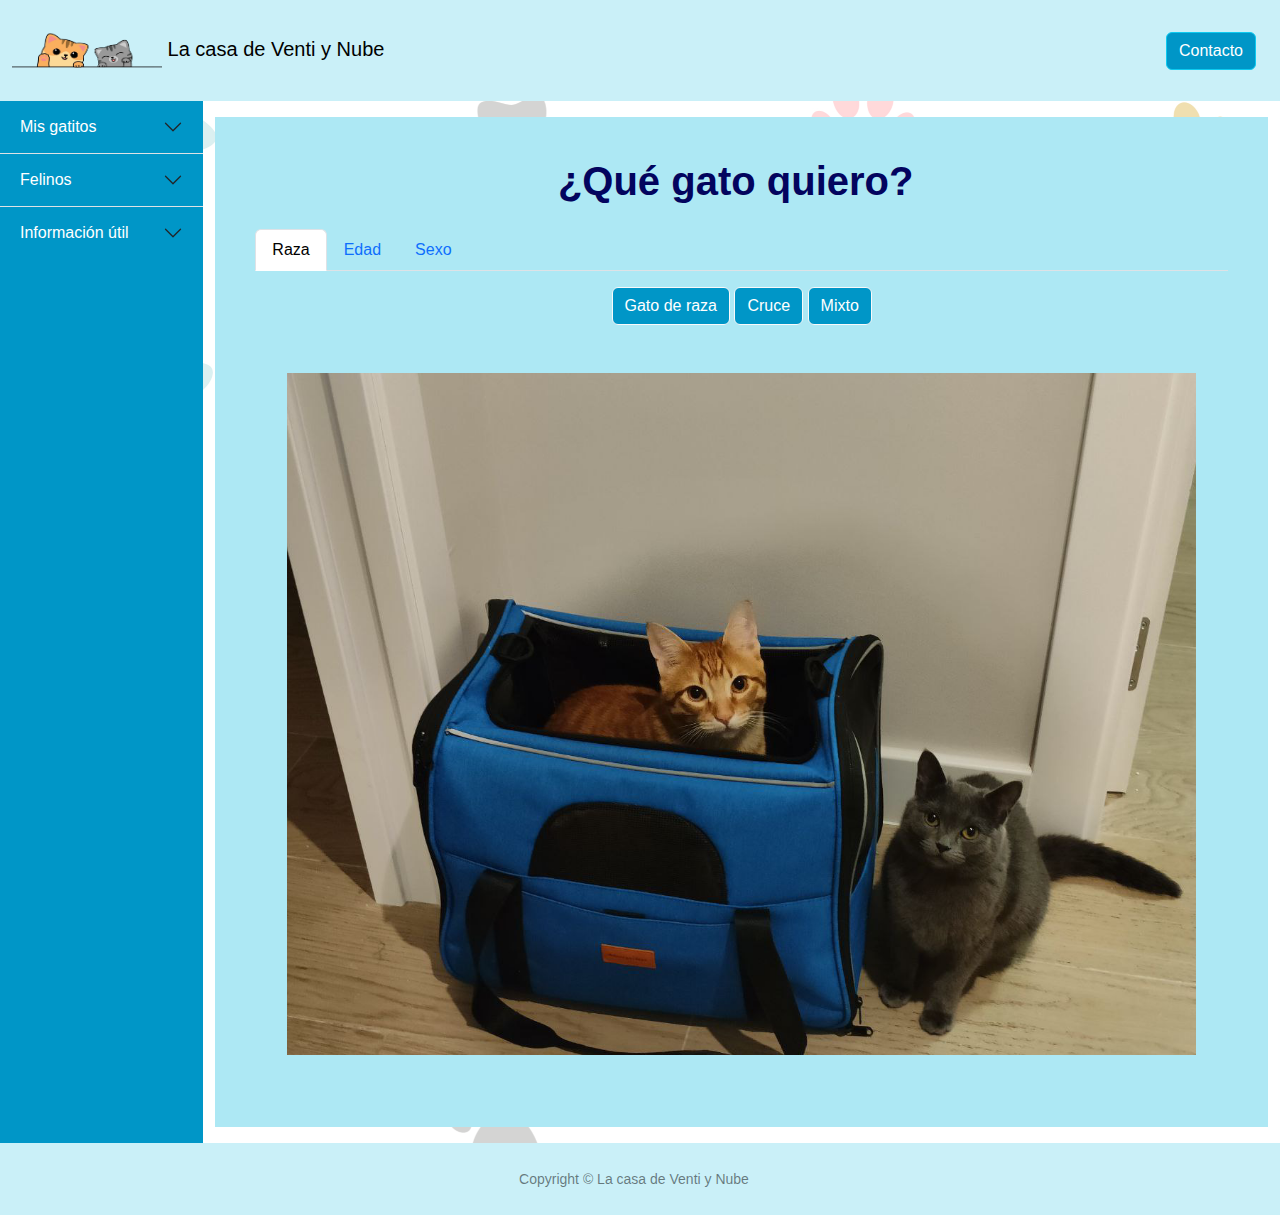
<file: raza.html>
<!doctype html>
<html lang="en">

<head>
    <meta charset="utf-8">
    <meta name="viewport" content="width=device-width, initial-scale=1">
    <link rel="stylesheet" href="css/bootstrap.css">
    <link rel="stylesheet" href="css/style.css">
    <script src="js/bootstrap.bundle.js"></script>
    <title>La casa de Venti y Nube</title>
</head>

<body class="d-flex flex-column min-vh-100">
    <div class="row" id="header">
        <nav id="prueba" class="navbar">
            <div class="container-fluid align-text-center px-4">
                <a class="navbar-brand" href="./index.html">
                    <img src="img/logo.png" alt="Logo" width="150" height="75" class="align-text-center">
                    La casa de Venti y Nube
                </a>
                <a id="myButton" type="button" class="btn btn-outline-info d-flex" href="./contacto.html">Contacto</a>
            </div>
        </nav>
    </div>

    <div class="row">
        <div id="menu" class="col-xs-12 col-sm-2 col-md-2 col-lg-2 col-xl-2">
            <div class="col-12 accordion accordion-flush row-10">
                <div class="accordion-item">
                    <h2 class="accordion-header" id="flush-headingOne">
                        <button class="accordion-button collapsed" type="button" data-bs-toggle="collapse"
                            data-bs-target="#flush-collapseOne" aria-expanded="false" aria-controls="flush-collapseOne">
                            Mis gatitos
                        </button>
                    </h2>
                    <div id="flush-collapseOne" class="accordion-collapse collapse" aria-labelledby="flush-headingOne"
                        data-bs-parent="#accordionFlushExample">
                        <div class="accordion-body">
                            <div class="text-center">
                                <a href="./venti.html">Venti</a>
                            </div>
                            <div class="text-center">
                                <a href="./nube.html">Nube</a>
                            </div>
                        </div>
                    </div>
                </div>
                <div class="accordion-item">
                    <h2 class="accordion-header" id="flush-headingTwo">
                        <button class="accordion-button collapsed" type="button" data-bs-toggle="collapse"
                            data-bs-target="#flush-collapseTwo" aria-expanded="false" aria-controls="flush-collapseTwo">
                            Felinos
                        </button>
                    </h2>
                    <div id="flush-collapseTwo" class="accordion-collapse collapse" aria-labelledby="flush-headingTwo"
                        data-bs-parent="#accordionFlushExample">
                        <div class="accordion-body">
                            <div class="text-center">
                                <a href="./error.html">Grandes felinos</a>
                            </div>
                            <div class="text-center">
                                <a href="./error.html">Gatitos</a>
                            </div>
                        </div>
                    </div>
                </div>
                <div class="accordion-item">
                    <h2 class="accordion-header" id="flush-headingThree">
                        <button class="accordion-button collapsed" type="button" data-bs-toggle="collapse"
                            data-bs-target="#flush-collapseThree" aria-expanded="false"
                            aria-controls="flush-collapseThree">
                            Información útil
                        </button>
                    </h2>
                    <div id="flush-collapseThree" class="accordion-collapse collapse"
                        aria-labelledby="flush-headingThree" data-bs-parent="#accordionFlushExample">
                        <div class="accordion-body">
                            <div class="text-center">
                                <a href="./cuidados.html">Cuidados</a>
                            </div>
                            <div class="text-center">
                                <a href="./raza.html">¿Qué gato quiero?</a>
                            </div>
                        </div>
                    </div>
                </div>
            </div>
        </div>

        <div class="col-xs-12 col-md col-lg col-xl">
            <div class="container-lg my-3 w-80 p-4" id="main">
                <div class="row text-center">
                    <h1 class="text-center pt-3">¿Qué gato quiero?</h1>
                </div>
                <div class="row m-3">
                    <ul class="nav nav-tabs">
                        <li class="nav-item">
                            <a class="nav-link active" aria-current="page" href="./raza.html">Raza</a>
                        </li>
                        <li class="nav-item">
                            <a class="nav-link" href="./edad.html" tabindex="-1" aria-disabled="true">Edad</a>
                        </li>
                        <li class="nav-item">
                            <a class="nav-link" href="./sexo.html" tabindex="-1" aria-disabled="true">Sexo</a>
                        </li>
                    </ul>
                </div>

                <p class="text-center">
                    <button class="btn btn-light" id="myButton" type="button" data-bs-toggle="collapse"
                        data-bs-target="#collapse1" aria-expanded="false" aria-controls="collapse1">
                        Gato de raza
                    </button>
                    <button class="btn btn-light" id="myButton" type="button" data-bs-toggle="collapse"
                        data-bs-target="#collapse2" aria-expanded="false" aria-controls="collapse2">
                        Cruce
                    </button>
                    <button class="btn btn-light" id="myButton" type="button" data-bs-toggle="collapse"
                        data-bs-target="#collapse3" aria-expanded="false" aria-controls="collapse3">
                        Mixto
                    </button>
                </p>

                <div class="collapse" id="collapse1">
                    <div class="card card-body">
                        <p>Hay alrededor de 60 razas y colores diferentes de gatos con pedigrí reconocidas, es decir,
                            tienes mucho donde elegir al comprar un gato. Los gatos con pedigrí se dividen en siete
                            tipos:</p>
                        <ul class="list-group list-group-flush">
                            <li class="list-group-item">Persa</li>
                            <li class="list-group-item">Británico</li>
                            <li class="list-group-item">Pelo semilargo</li>
                            <li class="list-group-item">Birmano</li>
                            <li class="list-group-item">Oriental</li>
                            <li class="list-group-item">Siamés</li>
                            <li class="list-group-item">Exótico</li>
                        </ul>
                        <p>
                            La gran ventaja de comprar un gatito o gato adulto con pedigrí es que sabrás mejor qué
                            esperar de tu mascota. Por ejemplo, un siamés puro es probable que sea maullador, travieso y
                            exija tu atención. Comprar un gato con pedigrí también te dará una idea del tamaño que
                            alcanzará, de la longitud de su pelaje y de algunos de los problemas de salud frecuentes en
                            esa raza.
                        </p>
                        <br>
                        <p>
                            Es importante recordar que, desafortunadamente, a veces puede existir consanguinidad, lo que
                            significa que los gatos con pedigrí son más vulnerables a las enfermedades o problemas de
                            comportamiento heredados genéticamente. Debes tener en cuenta estas cuestiones y otras
                            características de la raza cuando decidas tener un gato.
                        </p>
                    </div>
                </div>

                <div class="collapse" id="collapse2">
                    <div class="card card-body">
                        <p>Los cruces tienen dos padres con pedigrí, pero de diferente raza. De hecho, muchas nuevas
                            razas con pedigrí se han creado mediante minuciosos cruces (por ejemplo, el gato tonquinés
                            se ha creado mediante el cruce de siamés con birmano).</p>
                        <br>
                        <p>
                            Aunque se realizan algunos cruces con el propósito de crear una nueva raza, la mayoría de
                            los casos actuales son resultado de un apareamiento accidental entre una hembra con pedigrí
                            y un macho de raza diferente a la prevista. En los gatitos nacidos de un cruce, a veces se
                            pueden observar algunas de las características físicas y conductuales de ambas razas.
                        </p>
                    </div>
                </div>

                <div class="collapse" id="collapse3">
                    <div class="card card-body">
                        <p>
                            También conocidos como “gatos comunes”, estos gatos no tienen antepasados con pedigrí.
                            Normalmente, se clasifican como "domésticos de pelo corto" o "domésticos de pelo largo”.
                        </p>
                        <br>
                        <p>
                            Si estás pensando en tener un gato de raza mixta, recuerda que no podrás saber exactamente
                            qué tipo de gato será, ya que no tendrás información sobre las razas que componen su ADN.
                            Por ejemplo, puede tener una personalidad más traviesa o un pelaje de diferentes
                            características. Afortunadamente, a diferencia de los perros, los gatos no se diferencian
                            mucho en tamaño o forma, por lo que no cabe esperar grandes sorpresas.
                        </p>
                        <br>
                        <p>
                            Por lo general, a menudo los gatos comunes tienen mejor salud que los gatos con pedigrí, ya
                            que disponen de un mayor acervo genético y presentan menos problemas genéticos inherentes.
                            También pueden tener una personalidad felina más completa y equilibrada. En definitiva, los
                            gatos y gatitos comunes suelen ser más baratos y más fáciles de encontrar.
                        </p>
                    </div>
                </div>

                <div class="m-5">
                    <img src="./img/g3.png" class="w-100" alt="Gato gris">
                </div>

            </div>
        </div>


    </div>

    <footer id="footer" class="row footer mt-auto flex-shrink-0 py-4 text-black-50">
        <div class="container text-center">
            <small>Copyright &copy; La casa de Venti y Nube</small>
        </div>
    </footer>
</body>

</html>
</file>
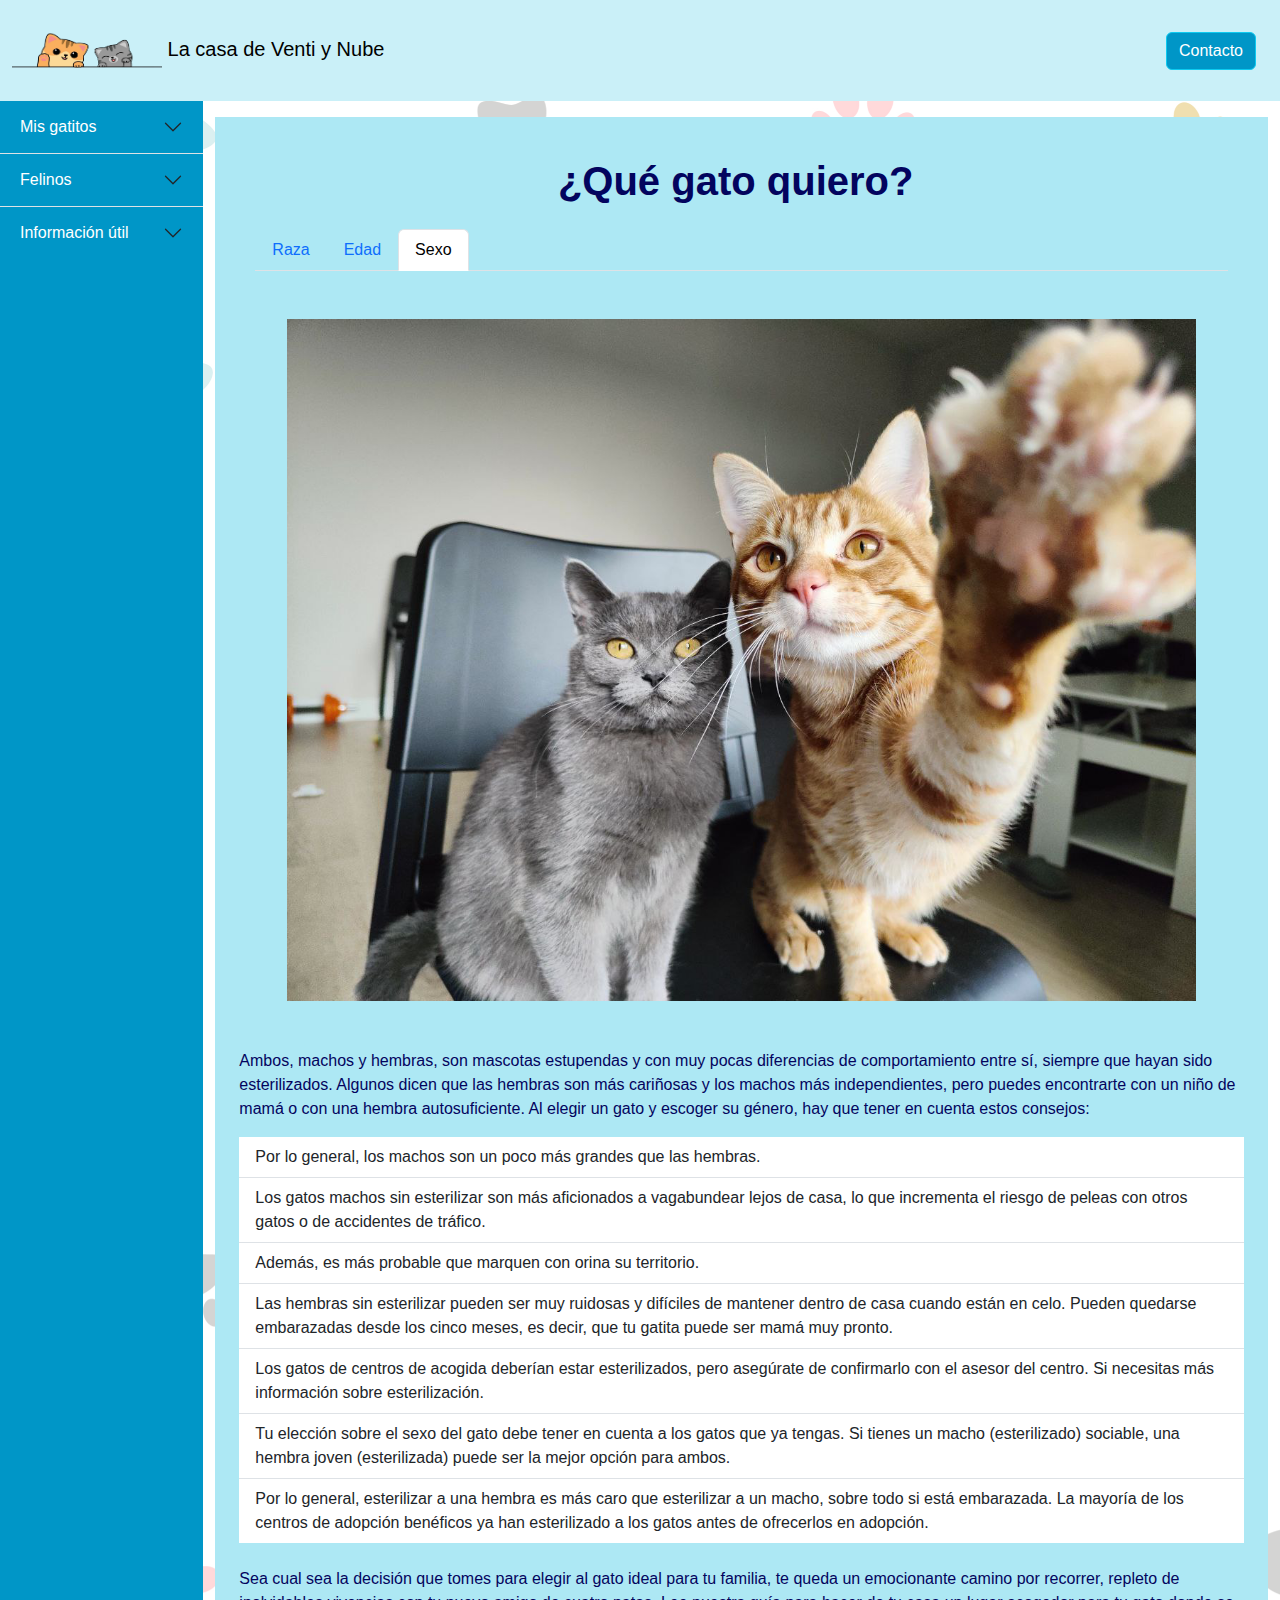
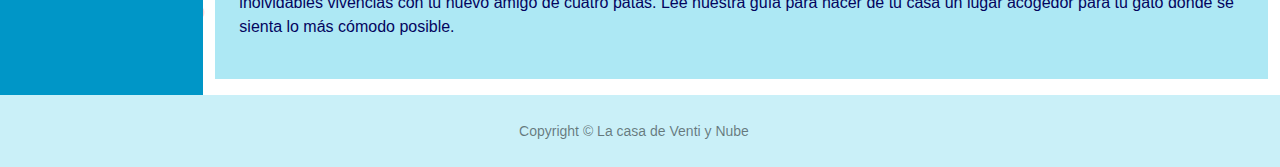
<file: sexo.html>
<!doctype html>
<html lang="en">

<head>
    <meta charset="utf-8">
    <meta name="viewport" content="width=device-width, initial-scale=1">
    <link rel="stylesheet" href="css/bootstrap.css">
    <link rel="stylesheet" href="css/style.css">
    <script src="js/bootstrap.bundle.js"></script>
    <title>La casa de Venti y Nube</title>
</head>

<body class="d-flex flex-column min-vh-100">
    <div class="row" id="header">
        <nav id="prueba" class="navbar">
            <div class="container-fluid align-text-center px-4">
                <a class="navbar-brand" href="./index.html">
                    <img src="img/logo.png" alt="Logo" width="150" height="75" class="align-text-center">
                    La casa de Venti y Nube
                </a>
                <a id="myButton" type="button" class="btn btn-outline-info d-flex" href="./contacto.html">Contacto</a>
            </div>
        </nav>
    </div>

    <div class="row">
        <div id="menu" class="col-xs-12 col-sm-2 col-md-2 col-lg-2 col-xl-2">
            <div class="col-12 accordion accordion-flush row-10">
                <div class="accordion-item">
                    <h2 class="accordion-header" id="flush-headingOne">
                        <button class="accordion-button collapsed" type="button" data-bs-toggle="collapse"
                            data-bs-target="#flush-collapseOne" aria-expanded="false" aria-controls="flush-collapseOne">
                            Mis gatitos
                        </button>
                    </h2>
                    <div id="flush-collapseOne" class="accordion-collapse collapse" aria-labelledby="flush-headingOne"
                        data-bs-parent="#accordionFlushExample">
                        <div class="accordion-body">
                            <div class="text-center">
                                <a href="./venti.html">Venti</a>
                            </div>
                            <div class="text-center">
                                <a href="./nube.html">Nube</a>
                            </div>
                        </div>
                    </div>
                </div>
                <div class="accordion-item">
                    <h2 class="accordion-header" id="flush-headingTwo">
                        <button class="accordion-button collapsed" type="button" data-bs-toggle="collapse"
                            data-bs-target="#flush-collapseTwo" aria-expanded="false" aria-controls="flush-collapseTwo">
                            Felinos
                        </button>
                    </h2>
                    <div id="flush-collapseTwo" class="accordion-collapse collapse" aria-labelledby="flush-headingTwo"
                        data-bs-parent="#accordionFlushExample">
                        <div class="accordion-body">
                            <div class="text-center">
                                <a href="./error.html">Grandes felinos</a>
                            </div>
                            <div class="text-center">
                                <a href="./error.html">Gatitos</a>
                            </div>
                        </div>
                    </div>
                </div>
                <div class="accordion-item">
                    <h2 class="accordion-header" id="flush-headingThree">
                        <button class="accordion-button collapsed" type="button" data-bs-toggle="collapse"
                            data-bs-target="#flush-collapseThree" aria-expanded="false"
                            aria-controls="flush-collapseThree">
                            Información útil
                        </button>
                    </h2>
                    <div id="flush-collapseThree" class="accordion-collapse collapse"
                        aria-labelledby="flush-headingThree" data-bs-parent="#accordionFlushExample">
                        <div class="accordion-body">
                            <div class="text-center">
                                <a href="./cuidados.html">Cuidados</a>
                            </div>
                            <div class="text-center">
                                <a href="./raza.html">¿Qué gato quiero?</a>
                            </div>
                        </div>
                    </div>
                </div>
            </div>
        </div>

        <div class="col-xs-12 col-md col-lg col-xl">
            <div class="container-lg my-3 w-80 p-4" id="main">
                <div class="row text-center">
                    <h1 class="text-center pt-3">¿Qué gato quiero?</h1>
                </div>
                <div class="row m-3">
                    <ul class="nav nav-tabs">
                        <li class="nav-item">
                            <a class="nav-link" tabindex="-1" aria-disabled="true" href="./raza.html">Raza</a>
                        </li>
                        <li class="nav-item">
                            <a class="nav-link" tabindex="-1" aria-disabled="true" href="./edad.html">Edad</a>
                        </li>
                        <li class="nav-item">
                            <a class="nav-link active" href="./sexo.html" aria-current="page">Sexo</a>
                        </li>
                    </ul>
                </div>

                <div class="m-5">
                    <img src="./img/g1.png" class="w-100" alt="Venti y Nube">
                </div>

                <p>
                    Ambos, machos y hembras, son mascotas estupendas y con muy pocas diferencias de comportamiento entre
                    sí, siempre que hayan sido esterilizados. Algunos dicen que las hembras son más cariñosas y los
                    machos más independientes, pero puedes encontrarte con un niño de mamá o con una hembra
                    autosuficiente. Al elegir un gato y escoger su género, hay que tener en cuenta estos consejos:
                </p>
                <ul class="list-group list-group-flush">
                    <li class="list-group-item">Por lo general, los machos son un poco más grandes que las hembras.</li>
                    <li class="list-group-item">Los gatos machos sin esterilizar son más aficionados a vagabundear lejos
                        de casa, lo que incrementa el riesgo de peleas con otros gatos o de accidentes de tráfico.</li>
                    <li class="list-group-item">Además, es más probable que marquen con orina su territorio.</li>
                    <li class="list-group-item">Las hembras sin esterilizar pueden ser muy ruidosas y difíciles de
                        mantener dentro de casa cuando están en celo. Pueden quedarse embarazadas desde los cinco meses,
                        es decir, que tu gatita puede ser mamá muy pronto.</li>
                    <li class="list-group-item">Los gatos de centros de acogida deberían estar esterilizados, pero
                        asegúrate de confirmarlo con el asesor del centro. Si necesitas más información sobre
                        esterilización.</li>
                    <li class="list-group-item">Tu elección sobre el sexo del gato debe tener en cuenta a los gatos que
                        ya tengas. Si tienes un macho (esterilizado) sociable, una hembra joven (esterilizada) puede ser
                        la mejor opción para ambos.</li>
                    <li class="list-group-item">Por lo general, esterilizar a una hembra es más caro que esterilizar a
                        un macho, sobre todo si está embarazada. La mayoría de los centros de adopción benéficos ya han
                        esterilizado a los gatos antes de ofrecerlos en adopción.</li>
                </ul>
                <br>
                <p>
                    Sea cual sea la decisión que tomes para elegir al gato ideal para tu familia, te queda un
                    emocionante camino por recorrer, repleto de inolvidables vivencias con tu nuevo amigo de cuatro
                    patas. Lee nuestra guía para hacer de tu casa un lugar acogedor para tu gato donde se sienta lo más
                    cómodo posible.
                </p>


            </div>
        </div>


    </div>

    <footer id="footer" class="row footer mt-auto flex-shrink-0 py-4 text-black-50">
        <div class="container text-center">
            <small>Copyright &copy; La casa de Venti y Nube</small>
        </div>
    </footer>
</body>

</html>
</file>
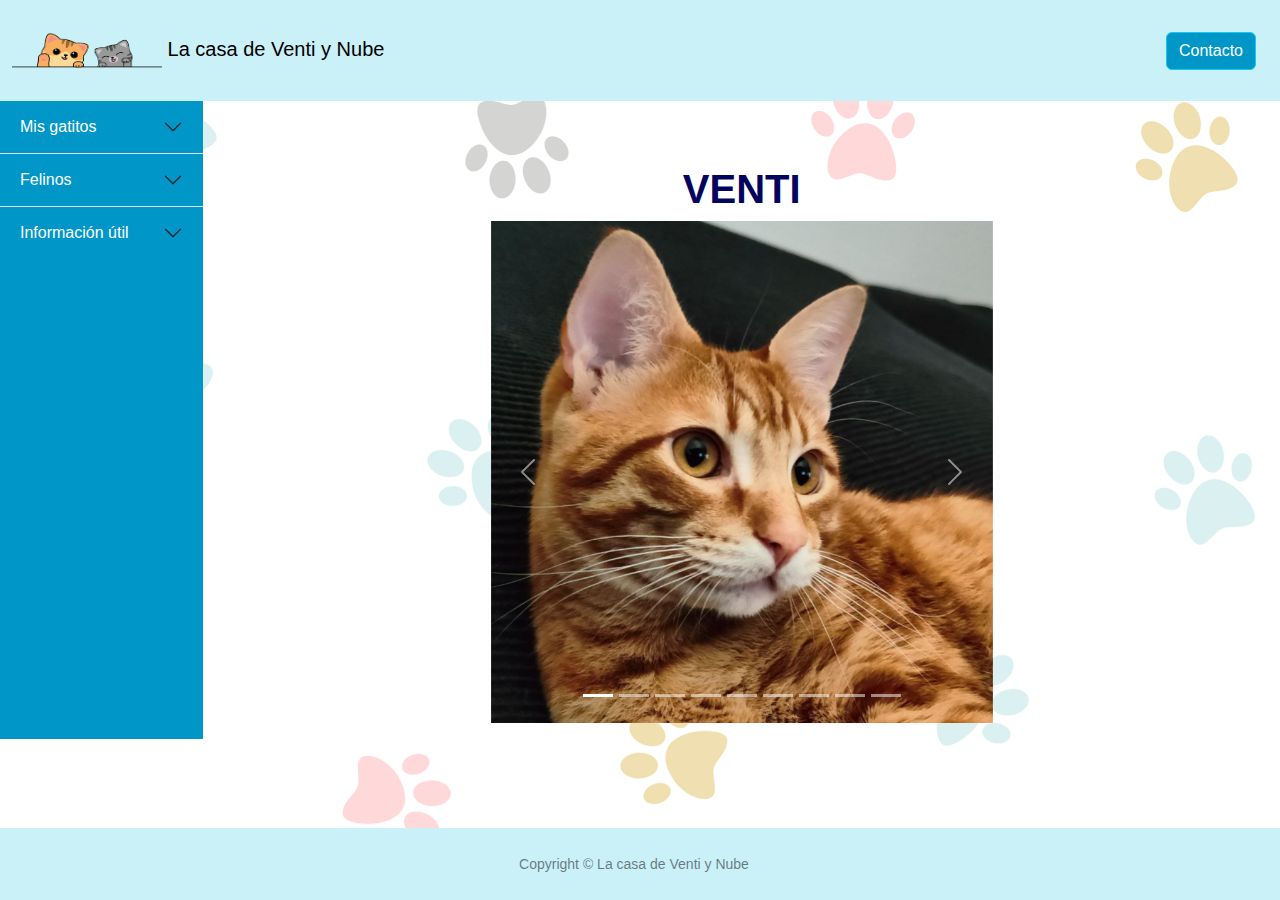
<file: venti.html>
<!doctype html>
<html lang="en">

<head>
    <meta charset="utf-8">
    <meta name="viewport" content="width=device-width, initial-scale=1">
    <link rel="stylesheet" href="css/bootstrap.css">
    <link rel="stylesheet" href="css/style.css">
    <script src="js/bootstrap.bundle.js"></script>
    <script src="https://code.jquery.com/jquery-3.5.1.slim.min.js"></script>
    <title>La casa de Venti y Nube</title>
</head>
<body class="d-flex flex-column min-vh-100">
    <div class="row" id="header">
        <nav id="prueba" class="navbar">
            <div class="container-fluid align-text-center px-4">
                <a class="navbar-brand" href="./index.html">
                    <img src="img/logo.png" alt="Logo" width="150" height="75" class="align-text-center">
                    La casa de Venti y Nube
                </a>
                <a id="myButton" type="button" class="btn btn-outline-info d-flex" href="./contacto.html">Contacto</a>
            </div>
        </nav>
    </div>

    <div class="row">
        <div id="menu" class="col-xs-12 col-sm-2 col-md-2 col-lg-2 col-xl-2">
            <div class="col-12 accordion accordion-flush row-10">
                <div class="accordion-item">
                    <h2 class="accordion-header" id="flush-headingOne">
                        <button class="accordion-button collapsed" type="button" data-bs-toggle="collapse"
                            data-bs-target="#flush-collapseOne" aria-expanded="false" aria-controls="flush-collapseOne">
                            Mis gatitos
                        </button>
                    </h2>
                    <div id="flush-collapseOne" class="accordion-collapse collapse" aria-labelledby="flush-headingOne"
                        data-bs-parent="#accordionFlushExample">
                        <div class="accordion-body">
                            <div class="text-center">
                                <a href="./venti.html">Venti</a>
                            </div>
                            <div class="text-center">
                                <a href="./nube.html">Nube</a>
                            </div>
                        </div>
                    </div>
                </div>
                <div class="accordion-item">
                    <h2 class="accordion-header" id="flush-headingTwo">
                        <button class="accordion-button collapsed" type="button" data-bs-toggle="collapse"
                            data-bs-target="#flush-collapseTwo" aria-expanded="false" aria-controls="flush-collapseTwo">
                            Felinos
                        </button>
                    </h2>
                    <div id="flush-collapseTwo" class="accordion-collapse collapse" aria-labelledby="flush-headingTwo"
                        data-bs-parent="#accordionFlushExample">
                        <div class="accordion-body">
                            <div class="text-center">
                                <a href="./error.html">Grandes felinos</a>
                            </div>
                            <div class="text-center">
                                <a href="./error.html">Gatitos</a>
                            </div>
                        </div>
                    </div>
                </div>
                <div class="accordion-item">
                    <h2 class="accordion-header" id="flush-headingThree">
                        <button class="accordion-button collapsed" type="button" data-bs-toggle="collapse"
                            data-bs-target="#flush-collapseThree" aria-expanded="false"
                            aria-controls="flush-collapseThree">
                            Información útil
                        </button>
                    </h2>
                    <div id="flush-collapseThree" class="accordion-collapse collapse"
                        aria-labelledby="flush-headingThree" data-bs-parent="#accordionFlushExample">
                        <div class="accordion-body">
                            <div class="text-center">
                                <a href="./cuidados.html">Cuidados</a>
                            </div>
                            <div class="text-center">
                                <a href="./raza.html">¿Qué gato quiero?</a>
                            </div>
                        </div>
                    </div>
                </div>
            </div>
        </div>

        <div class="col-xs-12 col-md col-lg col-xl">

            <div class="container-lg my-3 w-50">
                <h1 class="text-center pt-5 font-weight-bold">VENTI</h1>
                <div id="myCarousel" class="carousel slide" data-bs-ride="carousel">
                    <ol class="carousel-indicators">
                        <li data-bs-target="#myCarousel" data-bs-slide-to="0" class="active"></li>
                        <li data-bs-target="#myCarousel" data-bs-slide-to="1"></li>
                        <li data-bs-target="#myCarousel" data-bs-slide-to="2"></li>
                        <li data-bs-target="#myCarousel" data-bs-slide-to="3"></li>
                        <li data-bs-target="#myCarousel" data-bs-slide-to="4"></li>
                        <li data-bs-target="#myCarousel" data-bs-slide-to="5"></li>
                        <li data-bs-target="#myCarousel" data-bs-slide-to="6"></li>
                        <li data-bs-target="#myCarousel" data-bs-slide-to="7"></li>
                        <li data-bs-target="#myCarousel" data-bs-slide-to="8"></li>
                    </ol>
                    <div class="carousel-inner">
                        <div class="carousel-item active">
                            <img src="./img/v1.png" class="d-block w-100" alt="Venti 1">
                        </div>
                        <div class="carousel-item">
                            <img src="./img/v2.png" class="d-block w-100" alt="Venti 2">
                        </div>
                        <div class="carousel-item">
                            <img src="./img/v3.png" class="d-block w-100" alt="Venti 3">
                        </div>
                        <div class="carousel-item">
                            <img src="./img/v4.png" class="d-block w-100" alt="Venti 4">
                        </div>
                        <div class="carousel-item">
                            <img src="./img/v5.png" class="d-block w-100" alt="Venti 5">
                        </div>
                        <div class="carousel-item">
                            <img src="./img/v6.png" class="d-block w-100" alt="Venti 6">
                        </div>
                        <div class="carousel-item">
                            <img src="./img/v7.png" class="d-block w-100" alt="Venti 7">
                        </div>
                        <div class="carousel-item">
                            <img src="./img/v8.png" class="d-block w-100" alt="Venti 8">
                        </div>
                        <div class="carousel-item">
                            <img src="./img/v9.png" class="d-block w-100" alt="Venti 9">
                        </div>
                    </div>
                    <a class="carousel-control-prev" href="#myCarousel" data-bs-slide="prev">
                        <span class="carousel-control-prev-icon"></span>
                    </a>
                    <a class="carousel-control-next" href="#myCarousel" data-bs-slide="next">
                        <span class="carousel-control-next-icon"></span>
                    </a>
                </div>
            </div>

            
        </div>
    </div>

    <footer id="footer" class="row footer mt-auto flex-shrink-0 py-4 text-black-50">
        <div class="container text-center">
            <small>Copyright &copy; La casa de Venti y Nube</small>
        </div>
    </footer>
</body>
</html>
</file>
<file: css/style.css>
nav {
    background-color: #caf0f8;
}

body {
    background-image: url("../img/fondo.png");
    font-family: Candara, Calibri, Segoe, "Segoe UI", Optima, Arial, sans-serif;
    color: #03045e;
}

#menu {
    background-color: #0096c7;
    padding-right: 0px;
}

#header {
    padding-right: 0px;
}

.row {
    margin-right: 0px;
}

.accordion {
    color: #ffffff;
    --bs-accordion-bg: #0096c7;
    --bs-accordion-active-bg: #48cae4;
    --bs-accordion-active-color: #000;
    --bs-accordion-btn-focus-box-shadow: none;
}

.accordion-item {
    --bs-accordion-bg: #ade8f4;
}

.accordion-button {
    color: #ffffff;
}

#footer {
    background-color: #caf0f8;
}

#myButton {
    background-color: #0096c7;
    color: #ffffff;
}

#btnIniciar {
    --bs-btn-border-color: #000;
    --bs-btn-color: #000;
}

a {
    text-decoration: none;
    color: #03045e;
}

h1 {
    font-family: Candara, Calibri, Segoe, "Segoe UI", Optima, Arial, sans-serif;
    font-style: normal;
    font-variant: normal;
    font-weight: 700;
}

#main {
    background-color: #ade8f4;
}
</file>
